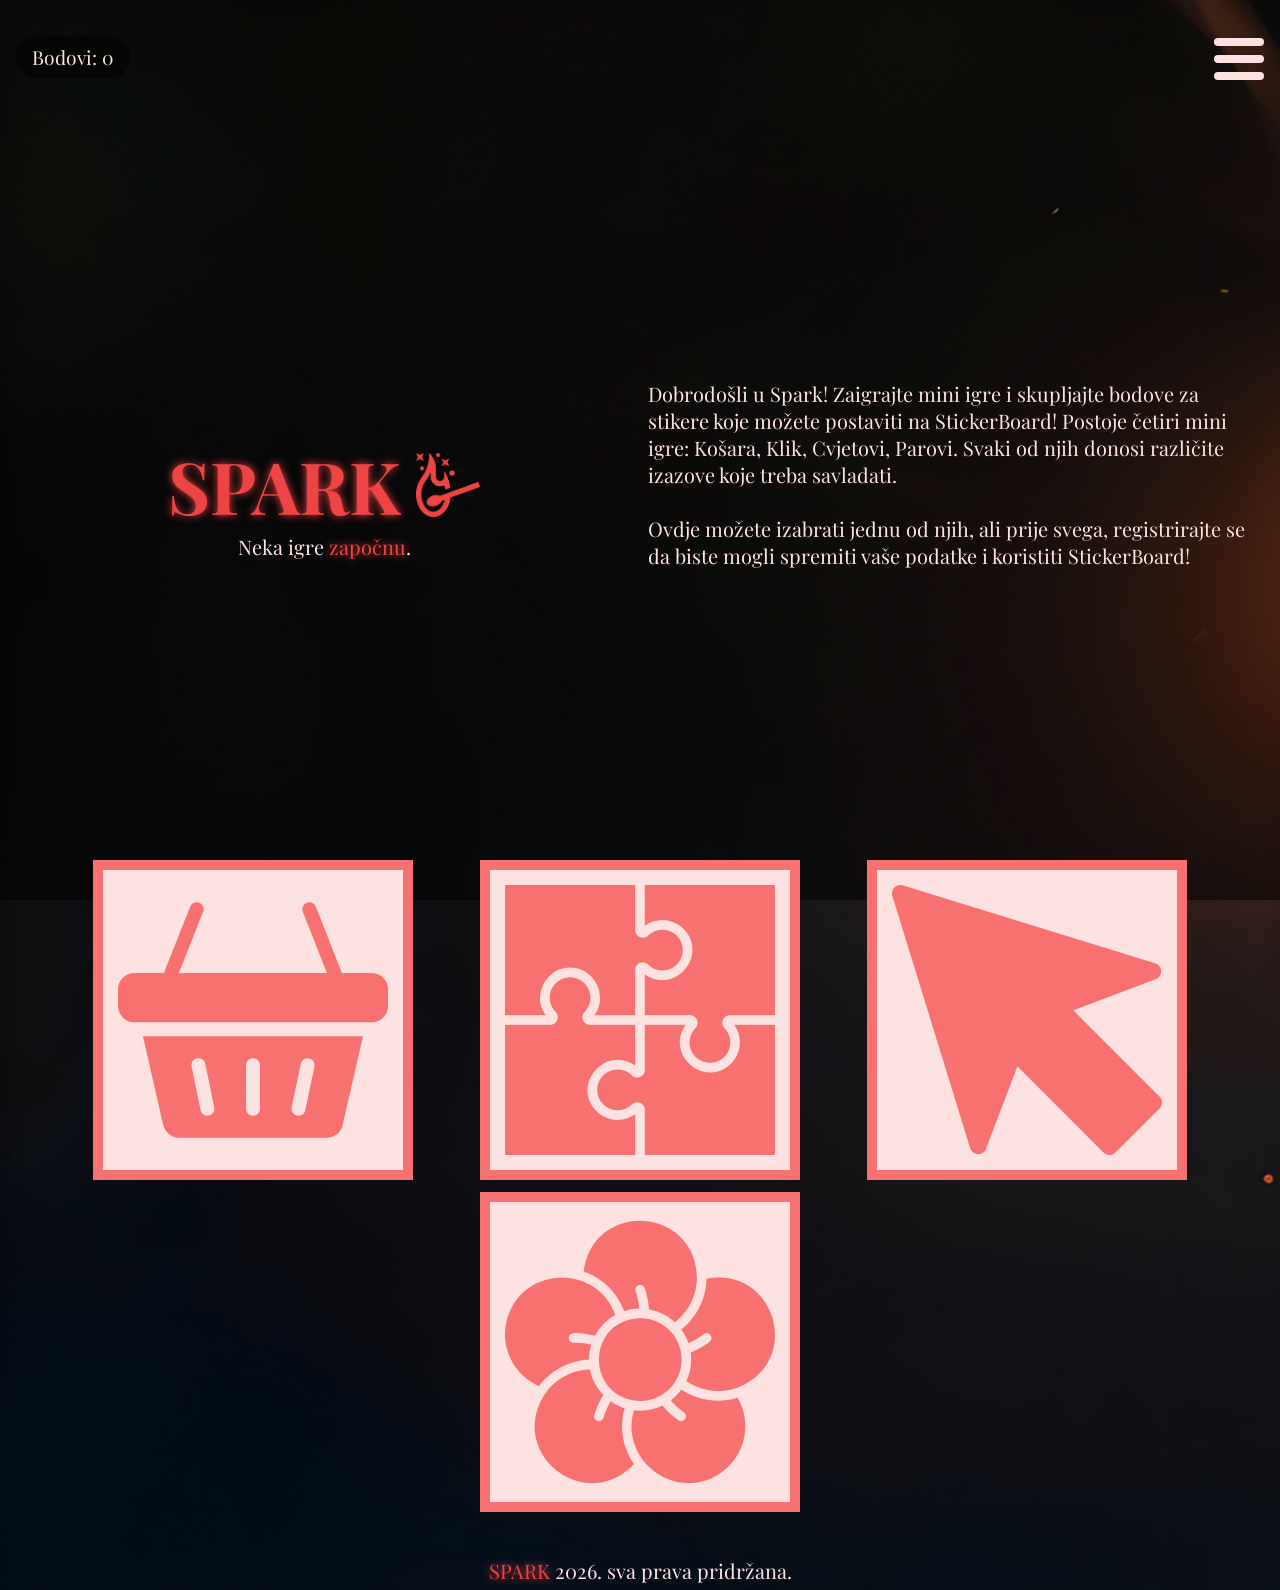
<file: index.html>
<!DOCTYPE html>
<html lang="en">

<head>
    <meta charset="UTF-8">
    <meta name="viewport" content="width=device-width, initial-scale=1.0">
    <title>Početna</title>
    <link rel="stylesheet" href="style.css">
</head>

<body>
    <nav class="nav-menu">
        <a href="index.html">Početna</a>
        <a href="kosara.html">Košara</a>
        <a href="klik.html">Klik</a>
        <a href="cvjetovi.html">Cvjetovi</a>
        <a href="parovi.html">Parovi</a>
        <a href="stickerboard.html">StickerBoard</a>
    </nav>
    <header>
        <div>
            <p class="score-display">Bodovi: 0</p>
        </div>
        <div class="hamburger">
            <span></span>
            <span></span>
            <span></span>
        </div>
    </header>
    <main>
        <div class="grid-container">
            <section>
                <div class="title-logo">
                    <h1>SPARK</h1>
                    <img src="assets/spark-logo.png" alt="" class="logo">
                </div>
                <p>Neka igre <span class="redden">započnu</span>.</p>
            </section>
            <section>
                <p>Dobrodošli u Spark! Zaigrajte mini igre i skupljajte bodove za stikere koje možete postaviti na
                    StickerBoard! Postoje četiri mini igre: Košara, Klik, Cvjetovi, Parovi. Svaki od njih donosi
                    različite
                    izazove koje treba savladati. <br><br> Ovdje možete izabrati jednu od njih, ali prije svega,
                    registrirajte se da biste mogli spremiti vaše podatke i koristiti StickerBoard!</p>
            </section>
            <section>
                <a href="kosara.html">
                    <div><img src="assets/basket.png" alt="Košara"></div>
                </a>
                <a href="parovi.html">
                    <div><img src="assets/puzzle.png" alt="Slagalica"></div>
                </a>
                <a href="klik.html">
                    <div><img src="assets/mouse.png" alt="Miš"></div>
                </a>
                <a href="cvjetovi.html">
                    <div><img src="assets/flower.png" alt="Cvijet"></div>
                </a>
            </section>
        </div>
    </main>
    <footer>
        <p><span class="redden">SPARK</span> 2026. sva prava pridržana.</p>
    </footer>

    <script src="scripts/index.js"></script>
</body>
</html>
</file>
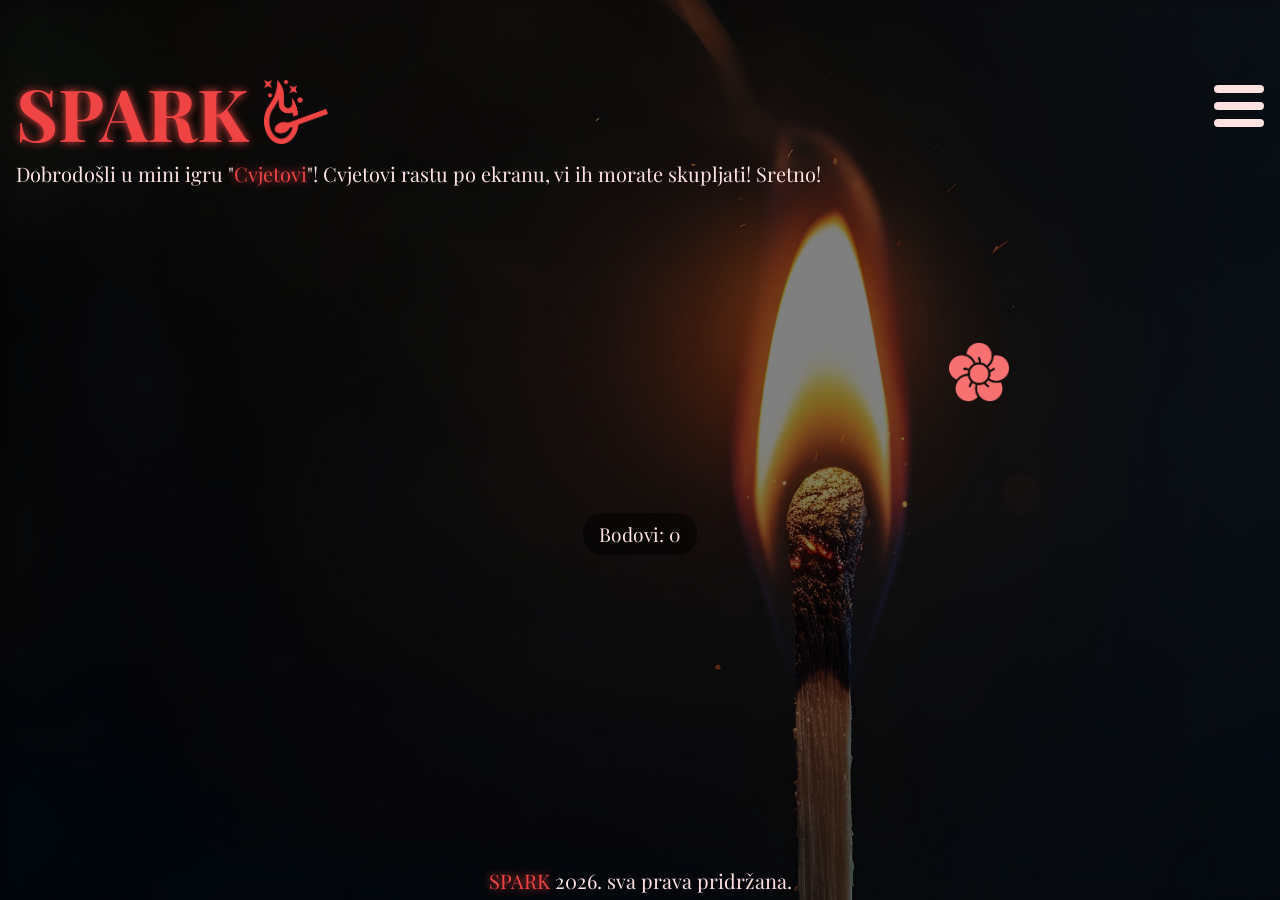
<file: cvjetovi.html>
<!DOCTYPE html>
<html lang="en">
<head>
    <meta charset="UTF-8">
    <meta name="viewport" content="width=device-width, initial-scale=1.0">
    <title>Cvjetovi</title>
    <link rel="stylesheet" href="style.css">
</head>
<body>
    <nav class="nav-menu">
        <a href="index.html">Početna</a>
        <a href="kosara.html">Košara</a>
        <a href="klik.html">Klik</a>
        <a href="cvjetovi.html">Cvjetovi</a>
        <a href="parovi.html">Parovi</a>
        <a href="stickerboard.html">StickerBoard</a>
    </nav>
    <header>
        <div>
            <div class="title-logo">
                <h1>SPARK</h1>
                <img src="assets/spark-logo.png" alt="" class="logo">
            </div>
            <p>Dobrodošli u mini igru "<span class="redden">Cvjetovi</span>"! Cvjetovi rastu po ekranu, vi ih morate skupljati! Sretno!</p>
        </div>
        <div class="hamburger">
            <span></span>
            <span></span>
            <span></span>
        </div>
    </header>
    <main id="cvjetovi-main">
        <div class="container">
            <p class="score-display" id="cvjetovi-score">Bodovi: 0</p>
        </div>
    </main>
    <footer>
        <p><span class="redden">SPARK</span> 2026. sva prava pridržana.</p>
    </footer>

    <script src="scripts/index.js"></script>
    <script src="scripts/cvjetovi.js"></script>
</body>
</html>
</file>
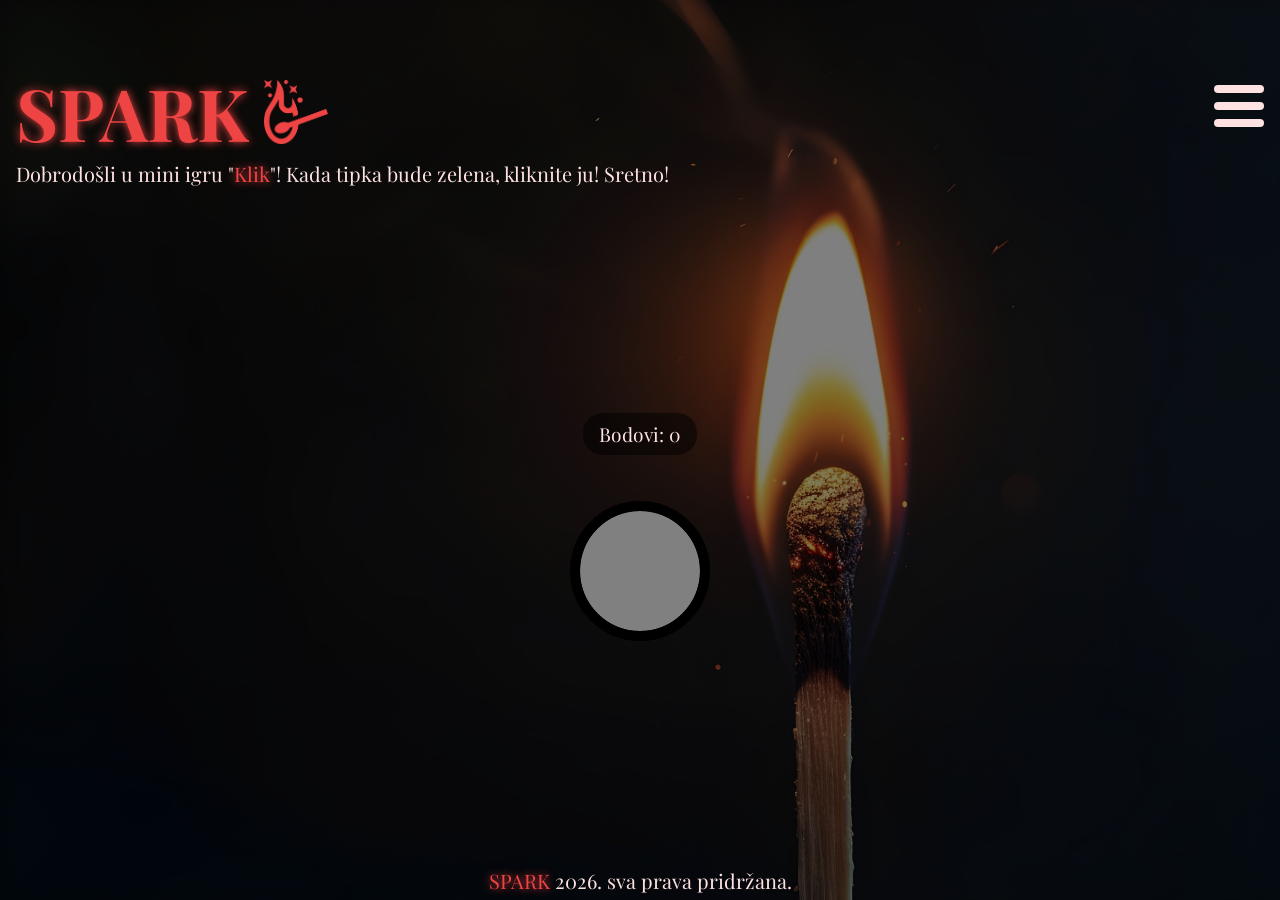
<file: klik.html>
<!DOCTYPE html>
<html lang="en">

<head>
    <meta charset="UTF-8">
    <meta name="viewport" content="width=device-width, initial-scale=1.0">
    <title>Klik</title>
    <link rel="stylesheet" href="style.css">
</head>

<body>
    <nav class="nav-menu">
        <a href="index.html">Početna</a>
        <a href="kosara.html">Košara</a>
        <a href="klik.html">Klik</a>
        <a href="cvjetovi.html">Cvjetovi</a>
        <a href="parovi.html">Parovi</a>
        <a href="stickerboard.html">StickerBoard</a>
    </nav>
    <header>
        <div>
            <div class="title-logo">
                <h1>SPARK</h1>
                <img src="assets/spark-logo.png" alt="" class="logo">
            </div>
            <p>Dobrodošli u mini igru "<span class="redden">Klik</span>"! Kada tipka bude zelena, kliknite ju! Sretno!
            </p>
        </div>
        <div class="hamburger">
            <span></span>
            <span></span>
            <span></span>
        </div>
    </header>
    <main>
        <div class="container">
            <p class="score-display">Bodovi: 0</p>
            <button id="klik-button"></button>
        </div>
    </main>
    <footer>
        <p><span class="redden">SPARK</span> 2026. sva prava pridržana.</p>
    </footer>

    <script src="scripts/index.js"></script>
    <script src="scripts/klik.js"></script>
</body>

</html>
</file>
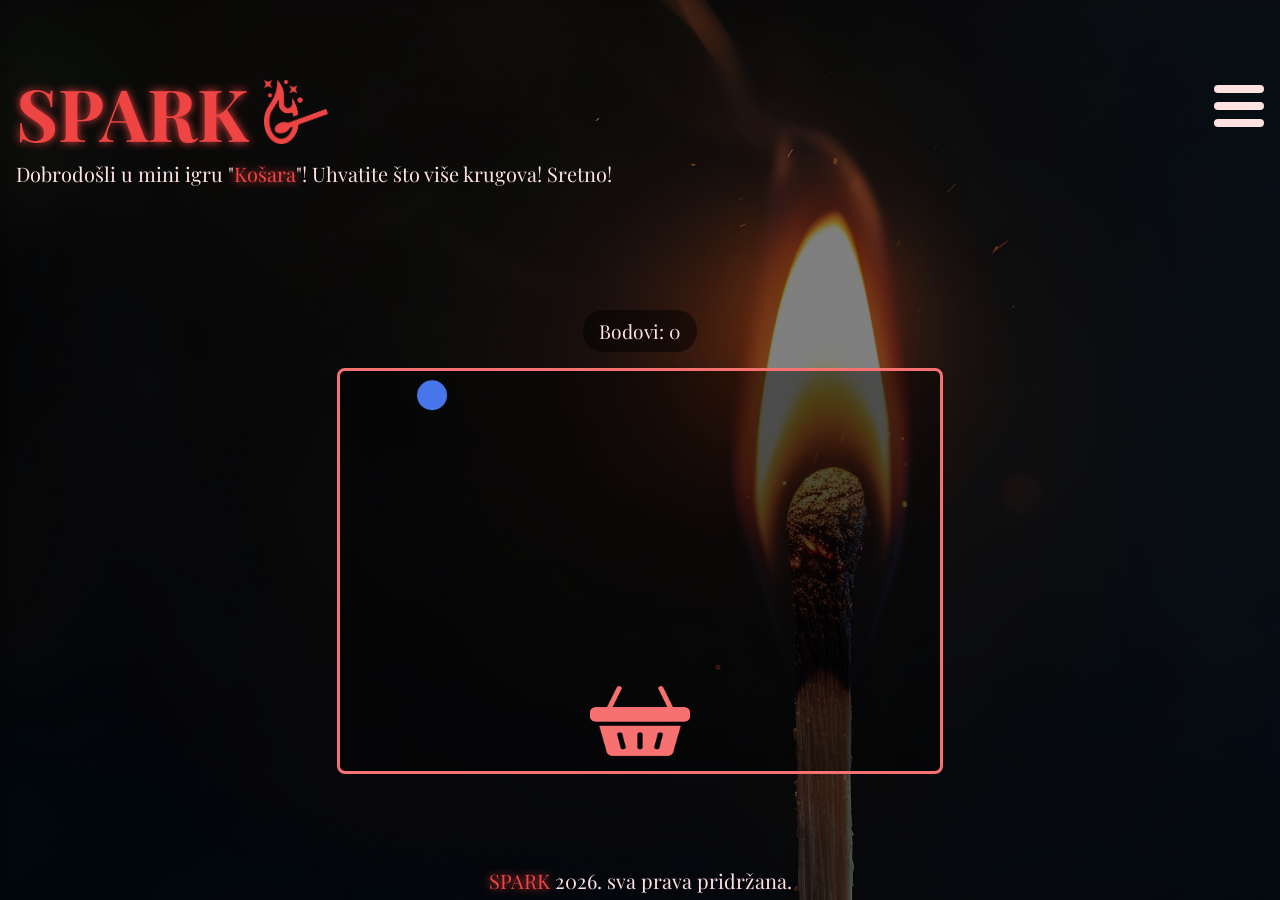
<file: kosara.html>
<!DOCTYPE html>
<html lang="en">
<head>
    <meta charset="UTF-8">
    <meta name="viewport" content="width=device-width, initial-scale=1.0">
    <title>Košara</title>
    <link rel="stylesheet" href="style.css">
</head>
<body>
    <nav class="nav-menu">
        <a href="index.html">Početna</a>
        <a href="kosara.html">Košara</a>
        <a href="klik.html">Klik</a>
        <a href="cvjetovi.html">Cvjetovi</a>
        <a href="parovi.html">Parovi</a>
        <a href="stickerboard.html">StickerBoard</a>
    </nav>
    <header>
        <div>
            <div class="title-logo">
                <h1>SPARK</h1>
                <img src="assets/spark-logo.png" alt="" class="logo">
            </div>
            <p>Dobrodošli u mini igru "<span class="redden">Košara</span>"! Uhvatite što više krugova! Sretno!</p>
        </div>
        <div class="hamburger">
            <span></span>
            <span></span>
            <span></span>
        </div>
    </header>
    <main>
        <div class="container">
            <p class="score-display">Bodovi: 0</p>
            <canvas id="kosara-canvas" width="600" height="400"></canvas>
        </div>
    </main>
    <footer>
        <p><span class="redden">SPARK</span> 2026. sva prava pridržana.</p>
    </footer>
    <script src="scripts/index.js"></script>
    <script src="scripts/kosara.js"></script>
</body>
</html>
</file>
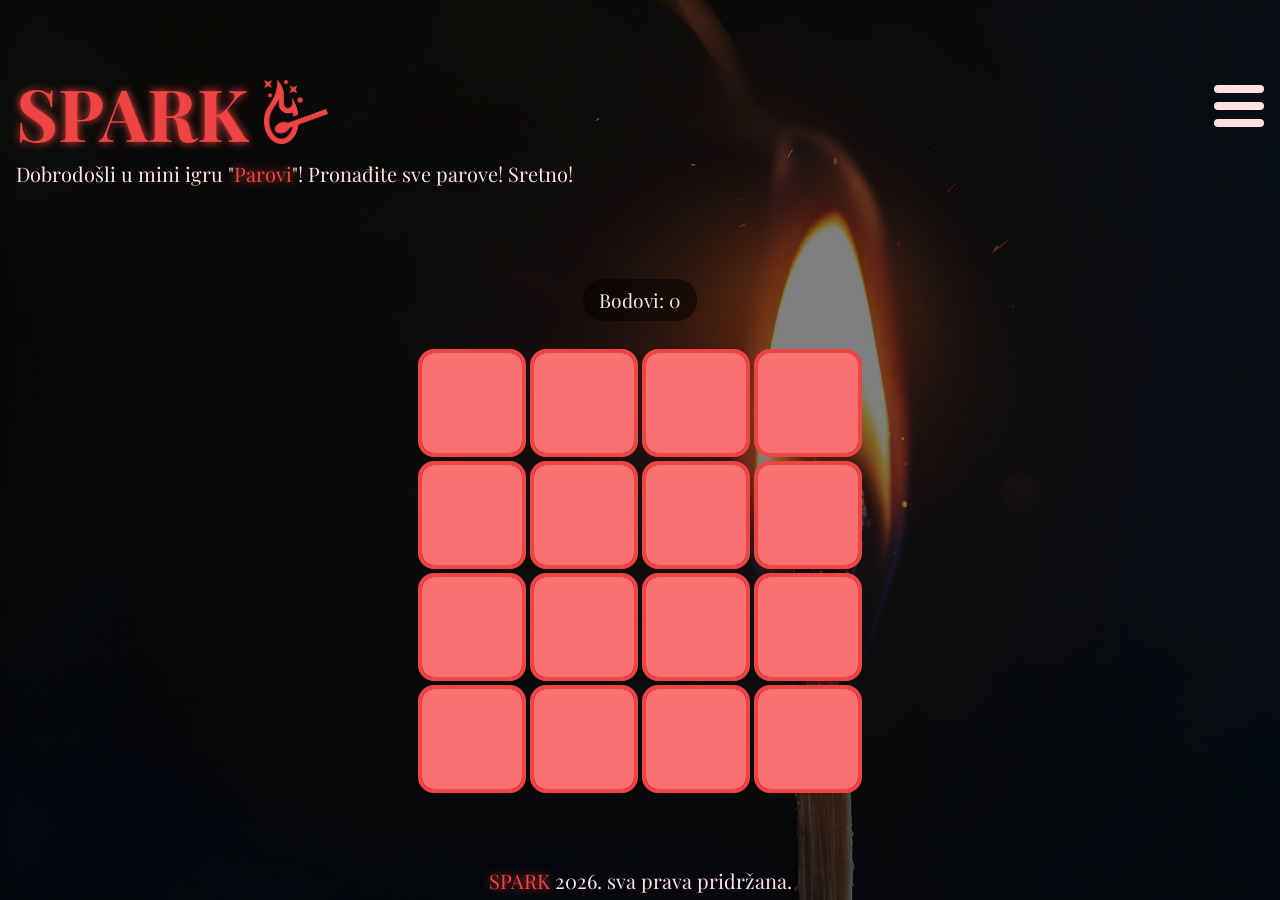
<file: parovi.html>
<!DOCTYPE html>
<html lang="en">
<head>
    <meta charset="UTF-8">
    <meta name="viewport" content="width=device-width, initial-scale=1.0">
    <title>Parovi</title>
    <link rel="stylesheet" href="style.css">
</head>
<body>
    <nav class="nav-menu">
        <a href="index.html">Početna</a>
        <a href="kosara.html">Košara</a>
        <a href="klik.html">Klik</a>
        <a href="cvjetovi.html">Cvjetovi</a>
        <a href="parovi.html">Parovi</a>
        <a href="stickerboard.html">StickerBoard</a>
    </nav>
    <header>
        <div>
            <div class="title-logo">
                <h1>SPARK</h1>
                <img src="assets/spark-logo.png" alt="" class="logo">
            </div>
            <p>Dobrodošli u mini igru "<span class="redden">Parovi</span>"! Pronađite sve parove! Sretno!</p>
        </div>
        <div class="hamburger">
            <span></span>
            <span></span>
            <span></span>
        </div>
    </header>
    <main>
        <div class="container">
            <p class="score-display">Bodovi: 0</p>
            <div id="parovi-grid"></div>
        </div>
    </main>
    <footer>
        <p><span class="redden">SPARK</span> 2026. sva prava pridržana.</p>
    </footer>
    <script src="scripts/index.js"></script>
    <script src="scripts/parovi.js"></script>
</body>
</html>
</file>
<file: style.css>
@import url('https://fonts.googleapis.com/css2?family=Lato:ital,wght@0,100;0,300;0,400;0,700;0,900;1,100;1,300;1,400;1,700;1,900&family=Montserrat:ital,wght@0,100..900;1,100..900&family=Open+Sans:ital,wght@0,300..800;1,300..800&family=Playfair+Display:ital,wght@0,400..900;1,400..900&display=swap');

* {
    margin: 0;
    padding: 0;
    box-sizing: border-box;
}

body {
    background-image: url('assets/spark-bg.jpg');
    background-size: cover;
    font-family: 'Playfair Display', sans-serif;
    color: #FEE2E2;
    background-color: black;
    min-height: 100dvh;
    display: grid;
    grid-template-rows: auto 1fr 40px;
    font-size: 1.25rem;
}

body::after {
    content: "";
    position: fixed;
    top: 0;
    left: 0;
    width: 100%;
    height: 100%;
    background-color: rgba(0, 0, 0, 0.5);
    z-index: -1;
}

h1 {
    font-size: 4.5rem;
}

.redden,
h1 {
    color: #EF4444;
    text-shadow: #EF4444 0 0 8px;
}

header {
    display: flex;
    justify-content: space-between;
    align-items: center;
    padding: 1rem;
}

.hamburger {
    display: flex;
    flex-direction: column;
    justify-content: space-between;
    width: 50px;
    height: 50px;
    cursor: pointer;
    z-index: 10;
    padding-top: 0.5rem;
}

.hamburger span {
    width: 100%;
    height: 8px;
    background-color: #FEE2E2;
    border-radius: 10px;
    transition: all 0.3s ease-in-out;
}

.nav-menu {
    position: fixed;
    top: 0;
    right: -100%;
    width: 250px;
    height: 100vh;
    background-color: #F87171;
    box-shadow: -5px 0 20px #F87171;
    display: flex;
    flex-direction: column;
    padding: 80px 40px;
    gap: 20px;
    transition: 0.3s ease-in-out;
    z-index: 9;
}

.nav-menu a {
    text-decoration: none;
    padding: 1rem;
    background-color: #FCA5A5;
    color: black;
    font-size: 1.2rem;
    transition: all 0.1s ease-in;
    border-radius: 20px;
}

.nav-menu a:hover {
    box-shadow: 0 0 20px #FEE2E2;
    transform: translateX(-10px);
}

.nav-menu.active {
    right: 0;
}

main {
    display: flex;
    flex: 1;
    padding: 1rem;
}

.grid-container {
    width: 100%;
    display: grid;
    grid-template-columns: repeat(2, minmax(200px, 1fr));
    grid-template-rows: repeat(2, minmax(100px, 1fr));
    gap: 1rem;
}

.container {
    width: 100%;
    height: 100%;
    display: flex;
    flex-direction: column;
    align-items: center;
    justify-content: center;
}

section {
    -outline: auto 1px #FEE2E2;
}

section:nth-child(1) {
    display: flex;
    flex-direction: column;
    align-items: center;
    justify-content: center;
}

.title-logo {
    display: flex;
    flex-direction: row;
    align-items: center;
    gap: 1rem;
    padding-top: 3rem;
}

.logo {
    height: 4rem;
    object-fit: contain;
}

section:nth-child(2) {
    display: flex;
    justify-content: center;
    align-items: center;
}

section:nth-child(3) {
    grid-column: 1 / 3;
    display: flex;
    flex-direction: row;
    justify-content: space-evenly;
    padding: 1rem;
    flex-wrap: wrap;
}

section:nth-child(3) a div {
    width: 300px;
    height: 300px;
    gap: 1rem;
    display: flex;
    justify-content: center;
    align-items: center;
    background-color: #FEE2E2;
    outline: solid 10px #F87171;
    margin: 1rem;
    transition: all 0.2s ease-in-out;
}

section:nth-child(3) a div:hover {
    transform: scale(110%);
    box-shadow: 0px 0px 75px #F87171;
}

section:nth-child(3) a div img {
    height: 90%;
    width: 90%;
}

#klik-button {
    width: 120px;
    height: 120px;
    border-radius: 50%;
    background-color: gray;
    border: none;
    cursor: pointer;
    display: block;
    margin: 40px auto;
    transition: background-color 0.2s;
    outline: 10px solid black;
}

.score-display {
    font-size: 1.2rem;
    margin-top: 20px;
    background-color: rgba(0, 0, 0, 0.5);
    padding: 0.5rem 1rem;
    border-radius: 20px;
    margin-bottom: 1rem;
}

#cvjetovi-main {
    position: relative;
    overflow: hidden;
}

.cvjet {
    position: absolute;
    width: 60px;
    height: 60px;
    cursor: pointer;
    transition: transform 0.1s;
}

.cvjet:hover {
    transform: scale(1.15);
}

#parovi-grid {
    display: grid;
    grid-template-columns: repeat(4, 1fr);
    gap: 12px;
    padding: 1rem;
}

.card {
    width: 100px;
    height: 100px;
    cursor: pointer;
    perspective: 600px;
}

.card-front,
.card-back {
    width: 100%;
    height: 100%;
    border-radius: 12px;
    position: absolute;
    backface-visibility: hidden;
    transition: transform 0.4s ease;
    display: flex;
    align-items: center;
    justify-content: center;
    font-size: 2.5rem;
}

.card-front {
    background-color: #FEE2E2;
    transform: rotateY(180deg);
}

.card-back {
    background-color: #F87171;
    outline: 4px solid #EF4444;
}

.card.flipped .card-front {
    transform: rotateY(0deg);
}

.card.flipped .card-back {
    transform: rotateY(-180deg);
}

.card.matched .card-front {
    background-color: #86efac;
    transform: rotateY(0deg);
}

.card.matched .card-back {
    transform: rotateY(-180deg);
}

#kosara-canvas {
    border: 3px solid #F87171;
    border-radius: 8px;
    background-color: rgba(0, 0, 0, 0.4);
    max-width: 100%;
}

footer {
    display: flex;
    justify-content: center;
    align-items: center;
    padding: 1rem;
}

@media (max-width: 640px) {
    h1 {
        font-size: 2.5rem;
    }

    .logo {
        height: 2.5rem;
    }

    .title-logo {
        padding-top: 1rem;
    }

    header {
        padding: 0.75rem;
    }

    .grid-container {
        grid-template-columns: 1fr;
        grid-template-rows: auto;
    }

    section:nth-child(3) {
        grid-column: 1 / 2;
    }

    section:nth-child(3) a div {
        width: 140px;
        height: 140px;
        margin: 0.5rem;
    }

    #parovi-grid {
        grid-template-columns: repeat(4, 1fr);
        gap: 6px;
        padding: 0.5rem;
    }

    .card {
        width: 70px;
        height: 70px;
    }

    .card-front,
    .card-back {
        font-size: 1.8rem;
    }

    #kosara-canvas {
        width: 100%;
        height: auto;
    }

    #klik-button {
        width: 90px;
        height: 90px;
    }
}
</file>
